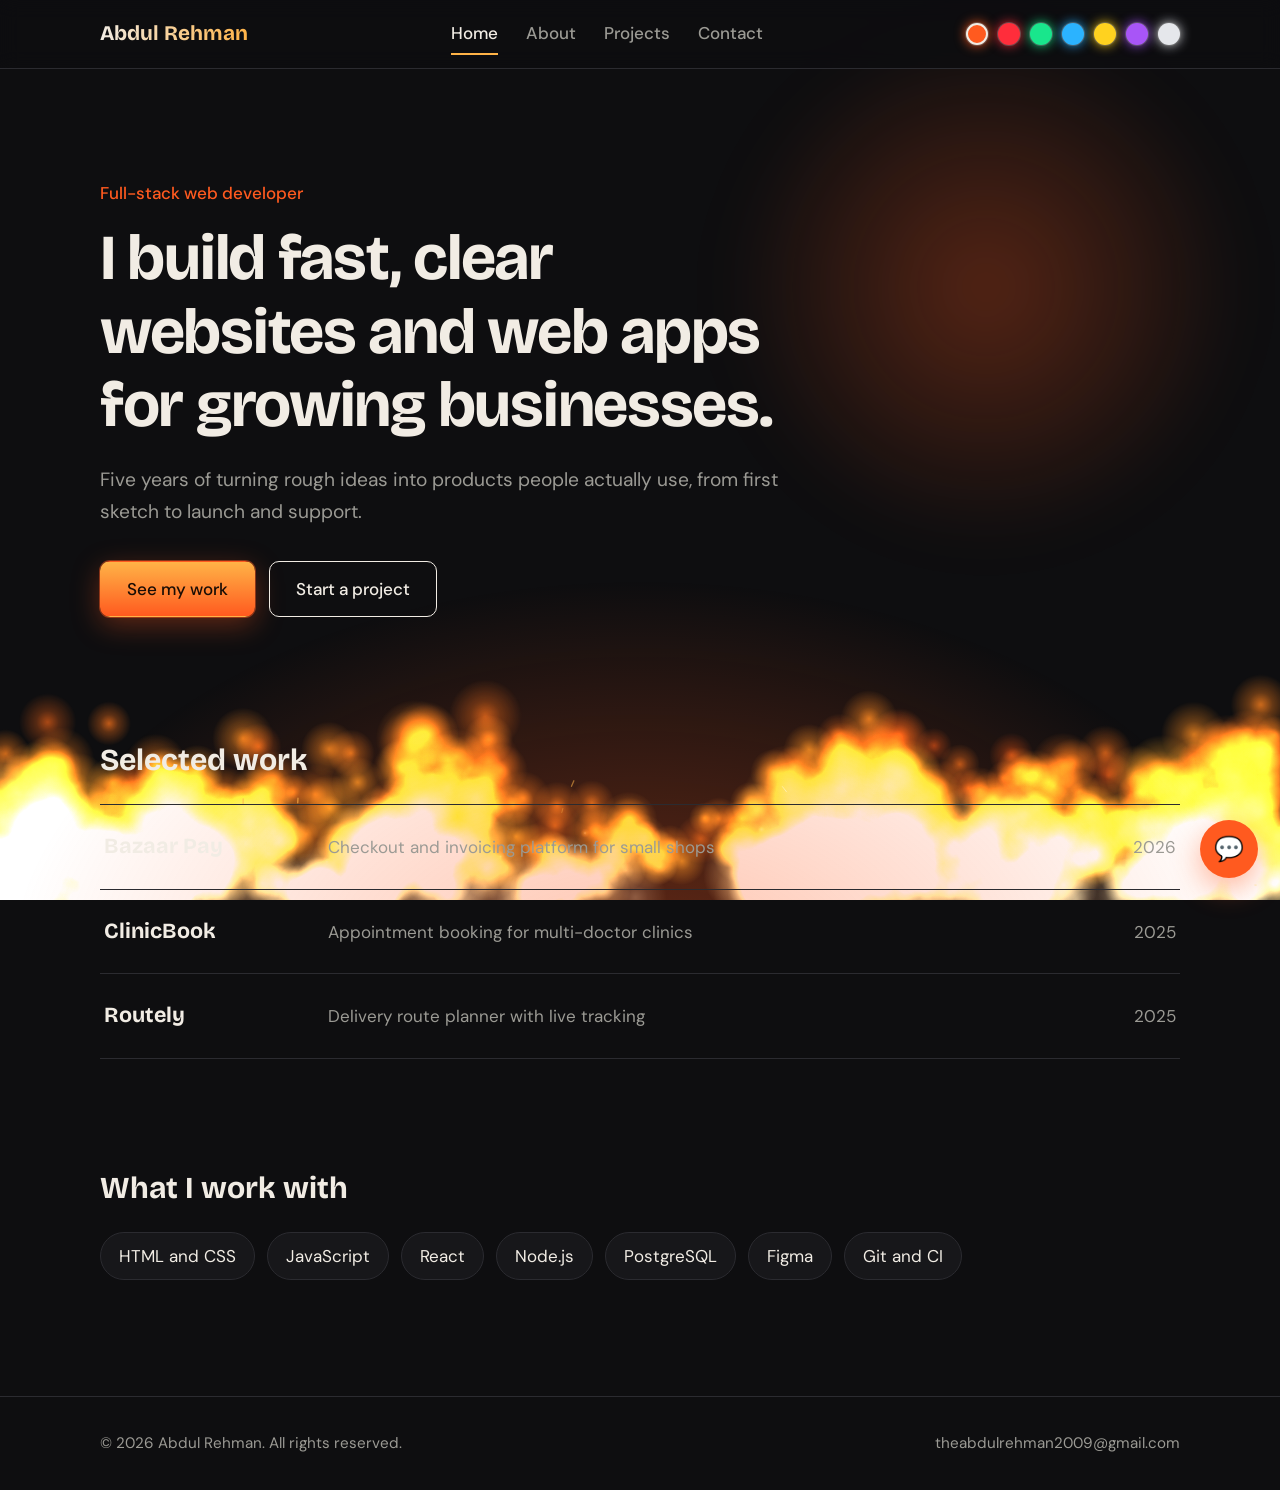
<file: index.html>
<!DOCTYPE html>
<html lang="en">
<head>
<meta charset="UTF-8">
<meta name="viewport" content="width=device-width, initial-scale=1">
<title>Abdul Rehman | Full-stack Web Developer</title>
<link rel="preconnect" href="https://fonts.googleapis.com">
<link href="https://fonts.googleapis.com/css2?family=Bricolage+Grotesque:wght@500;700&family=DM+Sans:wght@400;500&display=swap" rel="stylesheet">
<link rel="stylesheet" href="style.css">
</head>
<body>
<div id="site-header"></div>
<main>
<section class="hero wrap">
<p class="role">Full-stack web developer</p>
<h1>I build fast, clear websites and web apps for growing businesses.</h1>
<p class="lead">Five years of turning rough ideas into products people actually use, from first sketch to launch and support.</p>
<div class="actions"><a class="btn primary" href="projects.html">See my work</a><a class="btn" href="contact.html">Start a project</a></div>
</section>
<section class="wrap block">
<h2>Selected work</h2>
<ul class="rows">
<li><a href="projects.html"><span class="t">Bazaar Pay</span><span class="d">Checkout and invoicing platform for small shops</span><span class="y">2026</span></a></li>
<li><a href="projects.html"><span class="t">ClinicBook</span><span class="d">Appointment booking for multi-doctor clinics</span><span class="y">2025</span></a></li>
<li><a href="projects.html"><span class="t">Routely</span><span class="d">Delivery route planner with live tracking</span><span class="y">2025</span></a></li>
</ul>
</section>
<section class="wrap block">
<h2>What I work with</h2>
<div class="chips"><span>HTML and CSS</span><span>JavaScript</span><span>React</span><span>Node.js</span><span>PostgreSQL</span><span>Figma</span><span>Git and CI</span></div>
</section>
</main>
<div id="site-footer"></div>
<script src="script.js"></script>
</body>
</html>
</file>
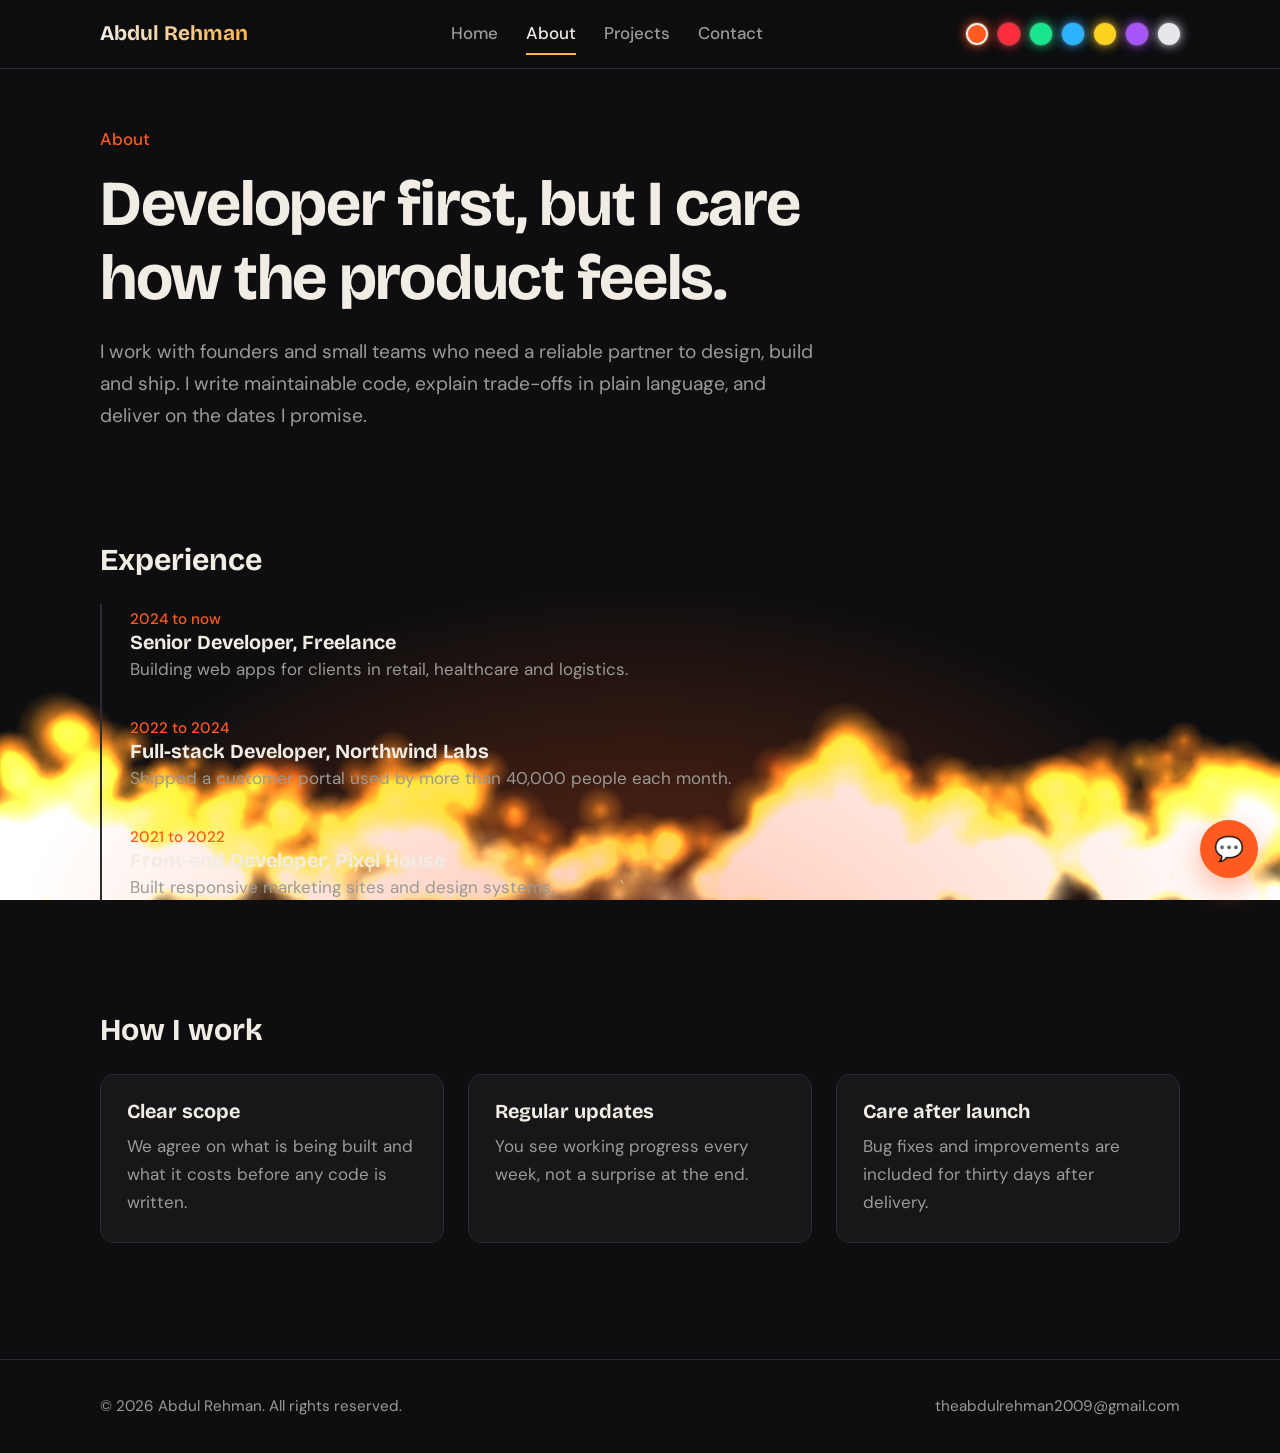
<file: about.html>
<!DOCTYPE html>
<html lang="en">
<head>
<meta charset="UTF-8">
<meta name="viewport" content="width=device-width, initial-scale=1">
<title>About | Abdul Rehman</title>
<link rel="preconnect" href="https://fonts.googleapis.com">
<link href="https://fonts.googleapis.com/css2?family=Bricolage+Grotesque:wght@500;700&family=DM+Sans:wght@400;500&display=swap" rel="stylesheet">
<link rel="stylesheet" href="style.css">
</head>
<body>
<div id="site-header"></div>
<main>
<section class="wrap block">
<p class="role">About</p>
<h1>Developer first, but I care how the product feels.</h1>
<p class="lead">I work with founders and small teams who need a reliable partner to design, build and ship. I write maintainable code, explain trade-offs in plain language, and deliver on the dates I promise.</p>
</section>
<section class="wrap block">
<h2>Experience</h2>
<ol class="timeline">
<li><span class="y">2024 to now</span><div><h3>Senior Developer, Freelance</h3><p>Building web apps for clients in retail, healthcare and logistics.</p></div></li>
<li><span class="y">2022 to 2024</span><div><h3>Full-stack Developer, Northwind Labs</h3><p>Shipped a customer portal used by more than 40,000 people each month.</p></div></li>
<li><span class="y">2021 to 2022</span><div><h3>Front-end Developer, Pixel House</h3><p>Built responsive marketing sites and design systems.</p></div></li>
</ol>
</section>
<section class="wrap block">
<h2>How I work</h2>
<div class="cols"><div><h3>Clear scope</h3><p>We agree on what is being built and what it costs before any code is written.</p></div><div><h3>Regular updates</h3><p>You see working progress every week, not a surprise at the end.</p></div><div><h3>Care after launch</h3><p>Bug fixes and improvements are included for thirty days after delivery.</p></div></div>
</section>
</main>
<div id="site-footer"></div>
<script src="script.js"></script>
</body>
</html>
</file>
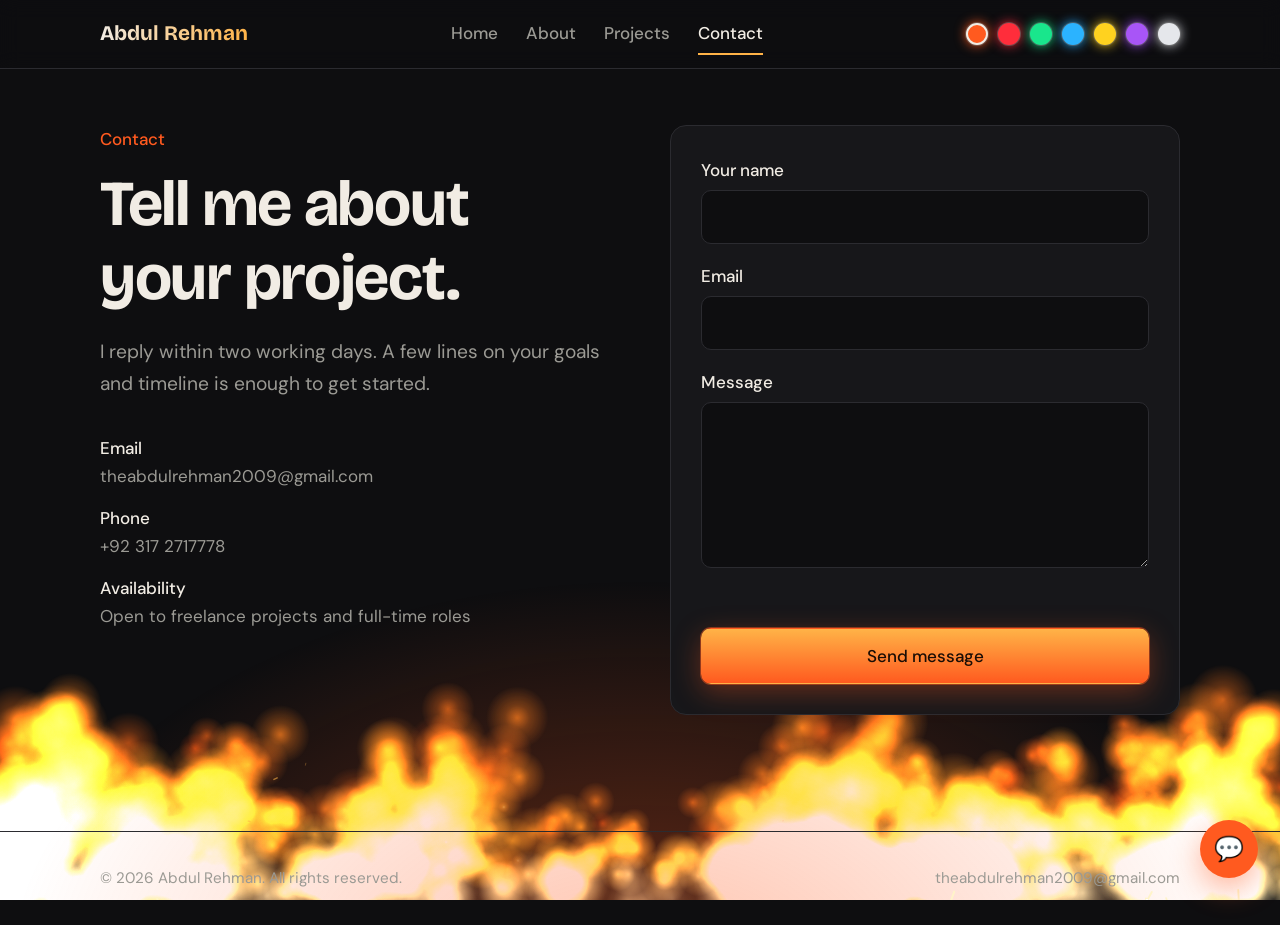
<file: contact.html>
<!DOCTYPE html>
<html lang="en">
<head>
<meta charset="UTF-8">
<meta name="viewport" content="width=device-width, initial-scale=1">
<title>Contact | Abdul Rehman</title>
<link rel="preconnect" href="https://fonts.googleapis.com">
<link href="https://fonts.googleapis.com/css2?family=Bricolage+Grotesque:wght@500;700&family=DM+Sans:wght@400;500&display=swap" rel="stylesheet">
<link rel="stylesheet" href="style.css">
</head>
<body>
<div id="site-header"></div>
<main>
<section class="wrap block split">
<div>
<p class="role">Contact</p>
<h1>Tell me about your project.</h1>
<p class="lead">I reply within two working days. A few lines on your goals and timeline is enough to get started.</p>
<dl class="info"><dt>Email</dt><dd id="mailLine"></dd><dt>Phone</dt><dd id="phoneLine"></dd><dt>Availability</dt><dd>Open to freelance projects and full-time roles</dd></dl>
</div>
<form id="contactForm" novalidate>
<label>Your name<input name="name" required autocomplete="name"></label>
<label>Email<input name="email" type="email" required autocomplete="email"></label>
<label>Message<textarea name="message" rows="5" required></textarea></label>
<p class="msg" id="formMsg" role="status"></p>
<button class="btn primary" type="submit">Send message</button>
</form>
</section>
</main>
<div id="site-footer"></div>
<script src="script.js"></script>
</body>
</html>
</file>
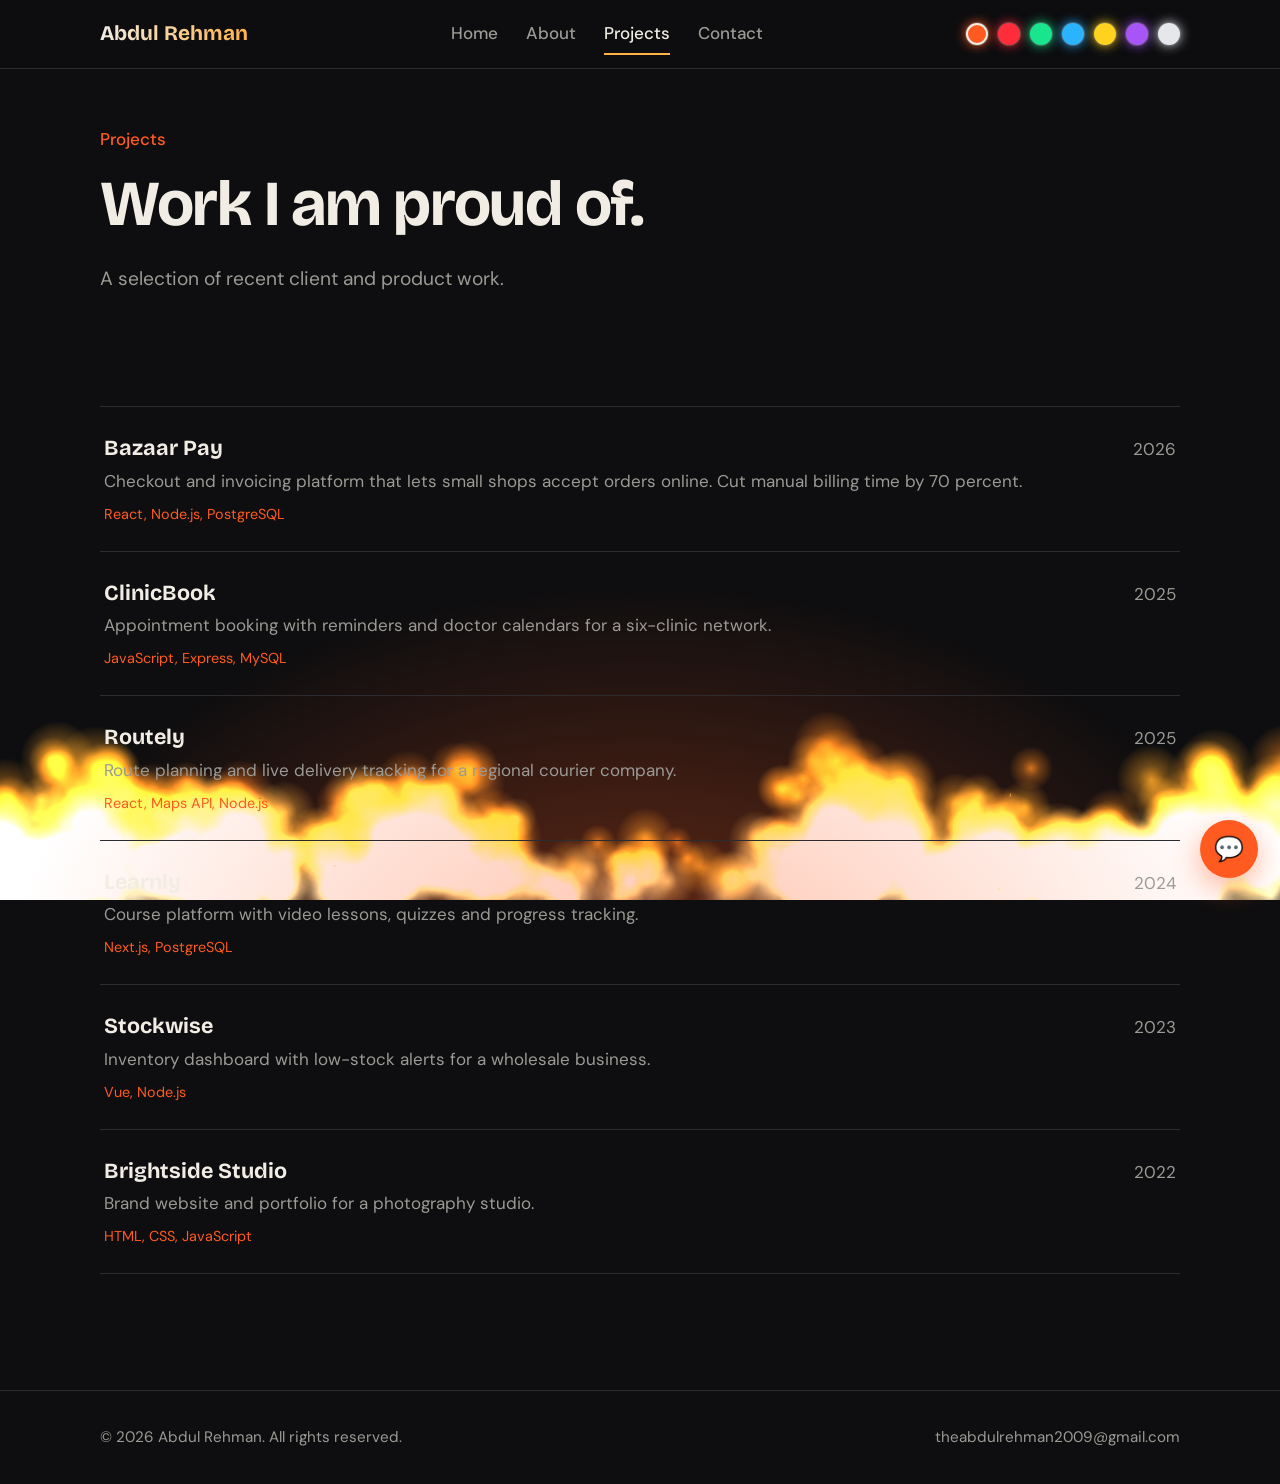
<file: projects.html>
<!DOCTYPE html>
<html lang="en">
<head>
<meta charset="UTF-8">
<meta name="viewport" content="width=device-width, initial-scale=1">
<title>Projects | Abdul Rehman</title>
<link rel="preconnect" href="https://fonts.googleapis.com">
<link href="https://fonts.googleapis.com/css2?family=Bricolage+Grotesque:wght@500;700&family=DM+Sans:wght@400;500&display=swap" rel="stylesheet">
<link rel="stylesheet" href="style.css">
</head>
<body>
<div id="site-header"></div>
<main>
<section class="wrap block">
<p class="role">Projects</p>
<h1>Work I am proud of.</h1>
<p class="lead">A selection of recent client and product work.</p>
</section>
<section class="wrap block">
<ul class="rows tall">
<li><div><span class="t">Bazaar Pay</span><span class="d">Checkout and invoicing platform that lets small shops accept orders online. Cut manual billing time by 70 percent.</span><span class="tags">React, Node.js, PostgreSQL</span></div><span class="y">2026</span></li>
<li><div><span class="t">ClinicBook</span><span class="d">Appointment booking with reminders and doctor calendars for a six-clinic network.</span><span class="tags">JavaScript, Express, MySQL</span></div><span class="y">2025</span></li>
<li><div><span class="t">Routely</span><span class="d">Route planning and live delivery tracking for a regional courier company.</span><span class="tags">React, Maps API, Node.js</span></div><span class="y">2025</span></li>
<li><div><span class="t">Learnly</span><span class="d">Course platform with video lessons, quizzes and progress tracking.</span><span class="tags">Next.js, PostgreSQL</span></div><span class="y">2024</span></li>
<li><div><span class="t">Stockwise</span><span class="d">Inventory dashboard with low-stock alerts for a wholesale business.</span><span class="tags">Vue, Node.js</span></div><span class="y">2023</span></li>
<li><div><span class="t">Brightside Studio</span><span class="d">Brand website and portfolio for a photography studio.</span><span class="tags">HTML, CSS, JavaScript</span></div><span class="y">2022</span></li>
</ul>
</section>
</main>
<div id="site-footer"></div>
<script src="script.js"></script>
</body>
</html>
</file>
<file: style.css>
:root{color-scheme:dark;--bgrgb:14,14,16;--rgb:255,90,31;--on:#1a0d05;--card2:#1f1f23;--bg:#0e1012;--ink:#f1ece4;--mute:#9b9a94;--brand:#ff6a2b;--card:#161a1e;--accent:#ffb454;--line:#2a2f35}
*{box-sizing:border-box;margin:0;padding:0}
body{font-family:"DM Sans",sans-serif;background:var(--bg);color:var(--ink);line-height:1.65;font-size:17px}
h1,h2,h3,.logo{font-family:"Bricolage Grotesque",sans-serif;line-height:1.15}
a{color:inherit;text-decoration:none}
button,input,textarea{font:inherit;color:inherit}
:focus-visible{outline:3px solid var(--accent);outline-offset:3px}
.wrap{width:min(1080px,92%);margin-inline:auto}
.site-header{position:sticky;top:0;z-index:20;background:rgba(var(--bgrgb),.85);backdrop-filter:blur(10px);border-bottom:1px solid var(--line)}
.site-header .wrap{display:flex;align-items:center;justify-content:space-between;height:68px}
.logo{font-weight:700;font-size:1.3rem}
.nav{display:flex;gap:28px;font-weight:500}
.nav a{padding:6px 0;border-bottom:2px solid transparent;color:var(--mute)}
.nav a:hover,.nav a.on{color:var(--ink);border-color:var(--accent)}
.menu{display:none;background:none;border:1px solid var(--line);padding:8px 14px;border-radius:8px;cursor:pointer}
.hero{padding:110px 0 70px}
.role{color:var(--brand);font-weight:500;margin-bottom:14px}
h1{font-size:clamp(2.2rem,5.2vw,4rem);font-weight:700;max-width:18ch;letter-spacing:-.02em}
.lead{font-size:1.2rem;color:var(--mute);max-width:56ch;margin-top:22px}
.actions{display:flex;gap:14px;margin-top:34px;flex-wrap:wrap}
.btn{display:inline-block;padding:13px 26px;border-radius:10px;border:1px solid var(--ink);font-weight:500;cursor:pointer;background:transparent;transition:background .2s,color .2s}
.btn:hover{background:var(--ink);color:var(--bg)}
.btn.primary{background:var(--brand);border-color:var(--brand);color:var(--on)}
.btn.primary:hover{background:var(--accent);border-color:var(--accent);color:var(--on)}
.block{padding:56px 0}
.block>h2,.wrap>h2{font-size:1.9rem;margin-bottom:26px}
.rows{list-style:none;border-top:1px solid var(--line)}
.rows li{border-bottom:1px solid var(--line)}
.rows a,.rows.tall li{display:flex;gap:24px;align-items:baseline;padding:24px 4px;transition:padding .2s}
.rows a:hover{padding-left:14px}
.rows .t{font-family:"Bricolage Grotesque",sans-serif;font-weight:700;font-size:1.35rem;min-width:200px;display:block}
.rows .d{color:var(--mute);flex:1;display:block}
.rows .y{color:var(--mute);font-variant-numeric:tabular-nums}
.rows.tall li>div{flex:1}
.rows.tall .tags{display:block;margin-top:8px;font-size:.9rem;color:var(--brand)}
.chips{display:flex;flex-wrap:wrap;gap:12px}
.chips span{background:var(--card);border:1px solid var(--line);padding:9px 18px;border-radius:30px}
.timeline{list-style:none;border-left:2px solid var(--line);padding-left:28px;display:grid;gap:30px}
.timeline .y{color:var(--brand);font-weight:500;font-size:.95rem}
.timeline p{color:var(--mute)}
.cols{display:grid;grid-template-columns:repeat(3,1fr);gap:24px}
.cols>div{background:var(--card);border:1px solid var(--line);border-radius:14px;padding:26px}
.cols p{color:var(--mute);margin-top:8px}
.split{display:grid;grid-template-columns:1fr 1fr;gap:60px;align-items:start}
.info{margin-top:34px}
.info dt{font-weight:500;margin-top:14px}.info dd{color:var(--mute)}
form{background:var(--card);border:1px solid var(--line);border-radius:16px;padding:30px;display:grid;gap:18px}
label{display:grid;gap:6px;font-weight:500}
input,textarea{padding:12px 14px;border:1px solid var(--line);border-radius:10px;background:var(--bg)}
input:invalid.touched,textarea:invalid.touched{border-color:#c0392b}
.msg{min-height:1.4em;color:var(--brand);font-weight:500}
.site-footer{border-top:1px solid var(--line);margin-top:60px;padding:34px 0;color:var(--mute);font-size:.95rem}
.site-footer .wrap{display:flex;justify-content:space-between;flex-wrap:wrap;gap:12px}
.chat-toggle{position:fixed;right:22px;bottom:22px;z-index:40;width:58px;height:58px;border-radius:50%;border:0;background:var(--brand);color:var(--on);font-size:1.5rem;cursor:pointer;box-shadow:0 10px 30px rgba(var(--rgb),.45)}
.chat{position:fixed;right:22px;bottom:96px;z-index:40;width:360px;max-width:calc(100vw - 32px);height:480px;max-height:calc(100vh - 130px);background:var(--card);border:1px solid var(--line);border-radius:18px;box-shadow:0 24px 60px rgba(0,0,0,.6);display:none;flex-direction:column;overflow:hidden}
.chat.open{display:flex;animation:pop .25s ease}
@keyframes pop{from{opacity:0;transform:translateY(12px)}}
.chat header{background:var(--card2);color:var(--ink);border-bottom:1px solid var(--line);padding:16px 18px;display:flex;justify-content:space-between;align-items:center}
.chat header strong{font-family:"Bricolage Grotesque",sans-serif}
.chat header small{display:block;opacity:.7;font-size:.8rem}
.chat header button{background:none;border:0;color:var(--ink);font-size:1.3rem;cursor:pointer}
.log{flex:1;overflow-y:auto;padding:16px;display:flex;flex-direction:column;gap:10px}
.bubble{max-width:84%;padding:10px 14px;border-radius:14px;font-size:.95rem;line-height:1.5}
.bubble.bot{background:var(--card2);align-self:flex-start;border-bottom-left-radius:4px}
.bubble.me{background:var(--brand);color:var(--on);align-self:flex-end;border-bottom-right-radius:4px}
.bubble a{color:var(--brand);text-decoration:underline}
.bubble.me a{color:var(--on)}
.typing{opacity:.6;font-style:italic}
.quick{display:flex;flex-wrap:wrap;gap:8px;padding:0 16px 10px}
.quick button{border:1px solid var(--brand);color:var(--brand);background:transparent;border-radius:20px;padding:6px 14px;font-size:.85rem;cursor:pointer}
.quick button:hover{background:var(--brand);color:var(--on)}
.chat form{border:0;border-top:1px solid var(--line);border-radius:0;padding:12px;display:flex;gap:8px}
.chat form input{flex:1}
.chat form button{border:0;background:var(--brand);color:var(--on);border-radius:10px;padding:0 18px;cursor:pointer}
@media(max-width:800px){
.menu{display:block}
.nav{position:absolute;top:68px;left:0;right:0;background:var(--bg);flex-direction:column;gap:0;padding:8px 4%;border-bottom:1px solid var(--line);display:none}
.nav.open{display:flex}.nav a{padding:14px 0}
.cols,.split{grid-template-columns:1fr}
.rows a,.rows.tall li{flex-direction:column;gap:6px}
.hero{padding:70px 0 40px}
}
@media(prefers-reduced-motion:reduce){*{animation:none!important;transition:none!important}}

.hero{position:relative}
.hero::before{content:"";position:absolute;top:-10%;right:-8%;width:560px;height:560px;background:radial-gradient(circle,rgba(var(--rgb),.3),transparent 65%);filter:blur(30px);animation:drift 9s ease-in-out infinite alternate;z-index:-1;pointer-events:none}
@keyframes drift{to{transform:translate(-70px,50px) scale(1.18)}}
.hero .role,.hero h1,.hero .lead,.hero .actions{opacity:0;animation:rise .9s cubic-bezier(.2,.7,.2,1) forwards}
.hero h1{animation-delay:.15s}.hero .lead{animation-delay:.35s}.hero .actions{animation-delay:.55s}
@keyframes rise{from{opacity:0;transform:translateY(28px)}to{opacity:1;transform:none}}
.btn{position:relative;isolation:isolate;transition:background .25s,color .25s,transform .2s,box-shadow .25s}
.btn:active{transform:scale(.96)}
.logo{background:linear-gradient(90deg,var(--ink),var(--accent));-webkit-background-clip:text;background-clip:text;color:transparent}
.cols>div,.chips span{transition:transform .25s,border-color .25s,box-shadow .25s}
.cols>div:hover,.chips span:hover{transform:translateY(-6px);border-color:var(--brand);box-shadow:0 14px 34px rgba(var(--rgb),.16)}
.rows a:hover .t,.rows.tall li:hover .t{color:var(--accent)}
.rows.tall li{transition:background .25s}.rows.tall li:hover{background:rgba(var(--rgb),.05)}
.chat-toggle{animation:pulse 2.6s ease-out infinite}
@keyframes pulse{0%{box-shadow:0 0 0 0 rgba(var(--rgb),.55)}100%{box-shadow:0 0 0 22px rgba(var(--rgb),0)}}

#fxb,#fxf{position:fixed;inset:0;width:100%;height:100%;pointer-events:none}
#fxb{z-index:-1}
#fxf{z-index:30}
body::after{content:"";position:fixed;left:0;right:0;bottom:0;height:36vh;background:radial-gradient(ellipse at 50% 125%,rgba(var(--rgb),.38),transparent 70%);pointer-events:none;z-index:-1;animation:flicker 3.2s ease-in-out infinite alternate}
@keyframes flicker{0%{opacity:.7}22%{opacity:1}46%{opacity:.76}72%{opacity:.96}100%{opacity:.82}}
.btn.primary{background:linear-gradient(180deg,var(--accent),var(--brand));border-color:transparent;overflow:hidden;box-shadow:0 0 0 1px rgba(var(--rgb),.45),0 8px 28px rgba(var(--rgb),.35)}
.btn.primary::before{content:"";position:absolute;inset:0;z-index:-1;background:radial-gradient(130px circle at var(--mx,50%) var(--my,50%),rgba(255,255,255,.6),transparent 62%);opacity:0;transition:opacity .25s}
.btn.primary::after{content:"";position:absolute;top:0;left:-70%;width:40%;height:100%;z-index:-1;background:linear-gradient(100deg,transparent,rgba(255,255,255,.55),transparent);transform:skewX(-20deg);transition:left .7s}
.btn.primary:hover{background:linear-gradient(180deg,var(--accent),var(--brand));transform:translateY(-2px);box-shadow:0 0 0 1px rgba(var(--rgb),.7),0 14px 42px rgba(var(--rgb),.6)}
.btn.primary:hover::before{opacity:1}
.btn.primary:hover::after{left:130%}
.themes{display:flex;gap:10px;align-items:center}
.themes button{width:22px;height:22px;border-radius:50%;border:2px solid transparent;cursor:pointer;background:var(--c);box-shadow:0 0 0 1px rgba(128,128,128,.45),0 0 12px var(--c);transition:transform .2s}
.themes button:hover{transform:scale(1.2)}
.themes button.on{border-color:var(--ink)}
</file>
